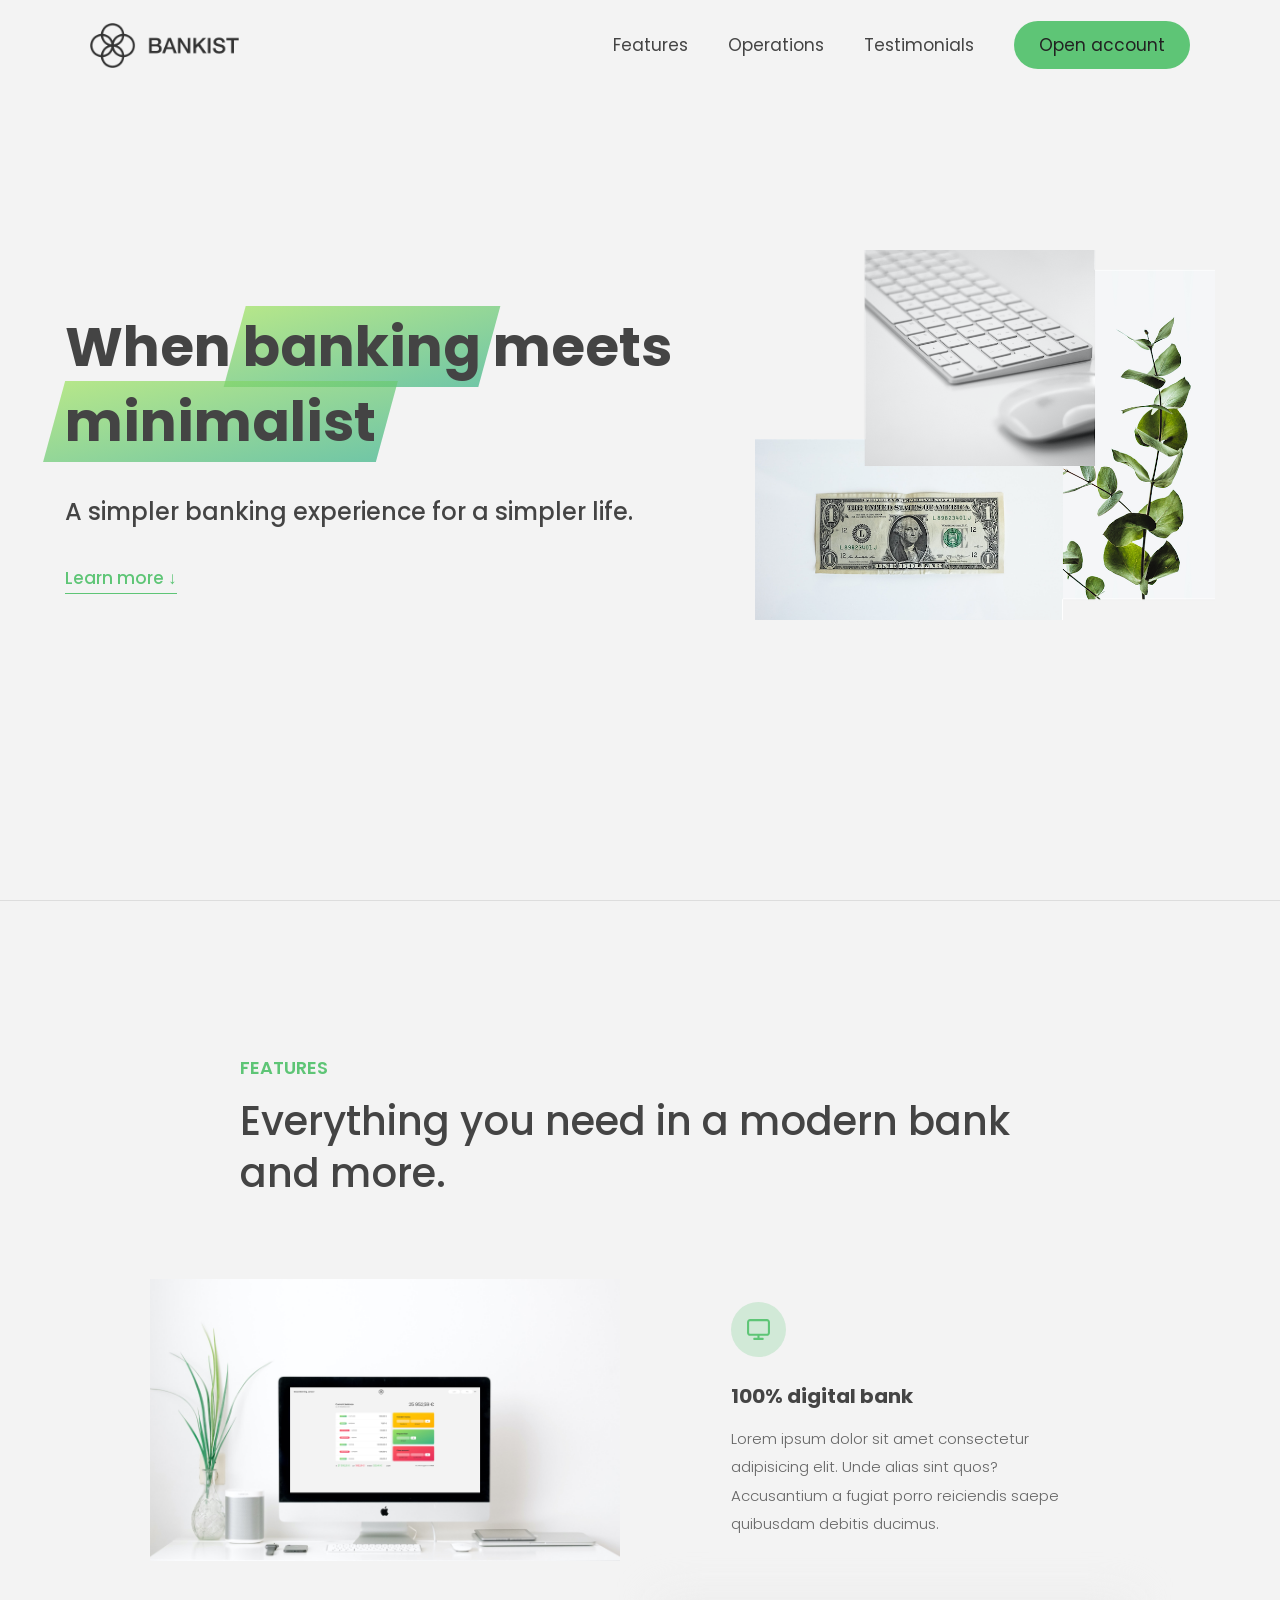
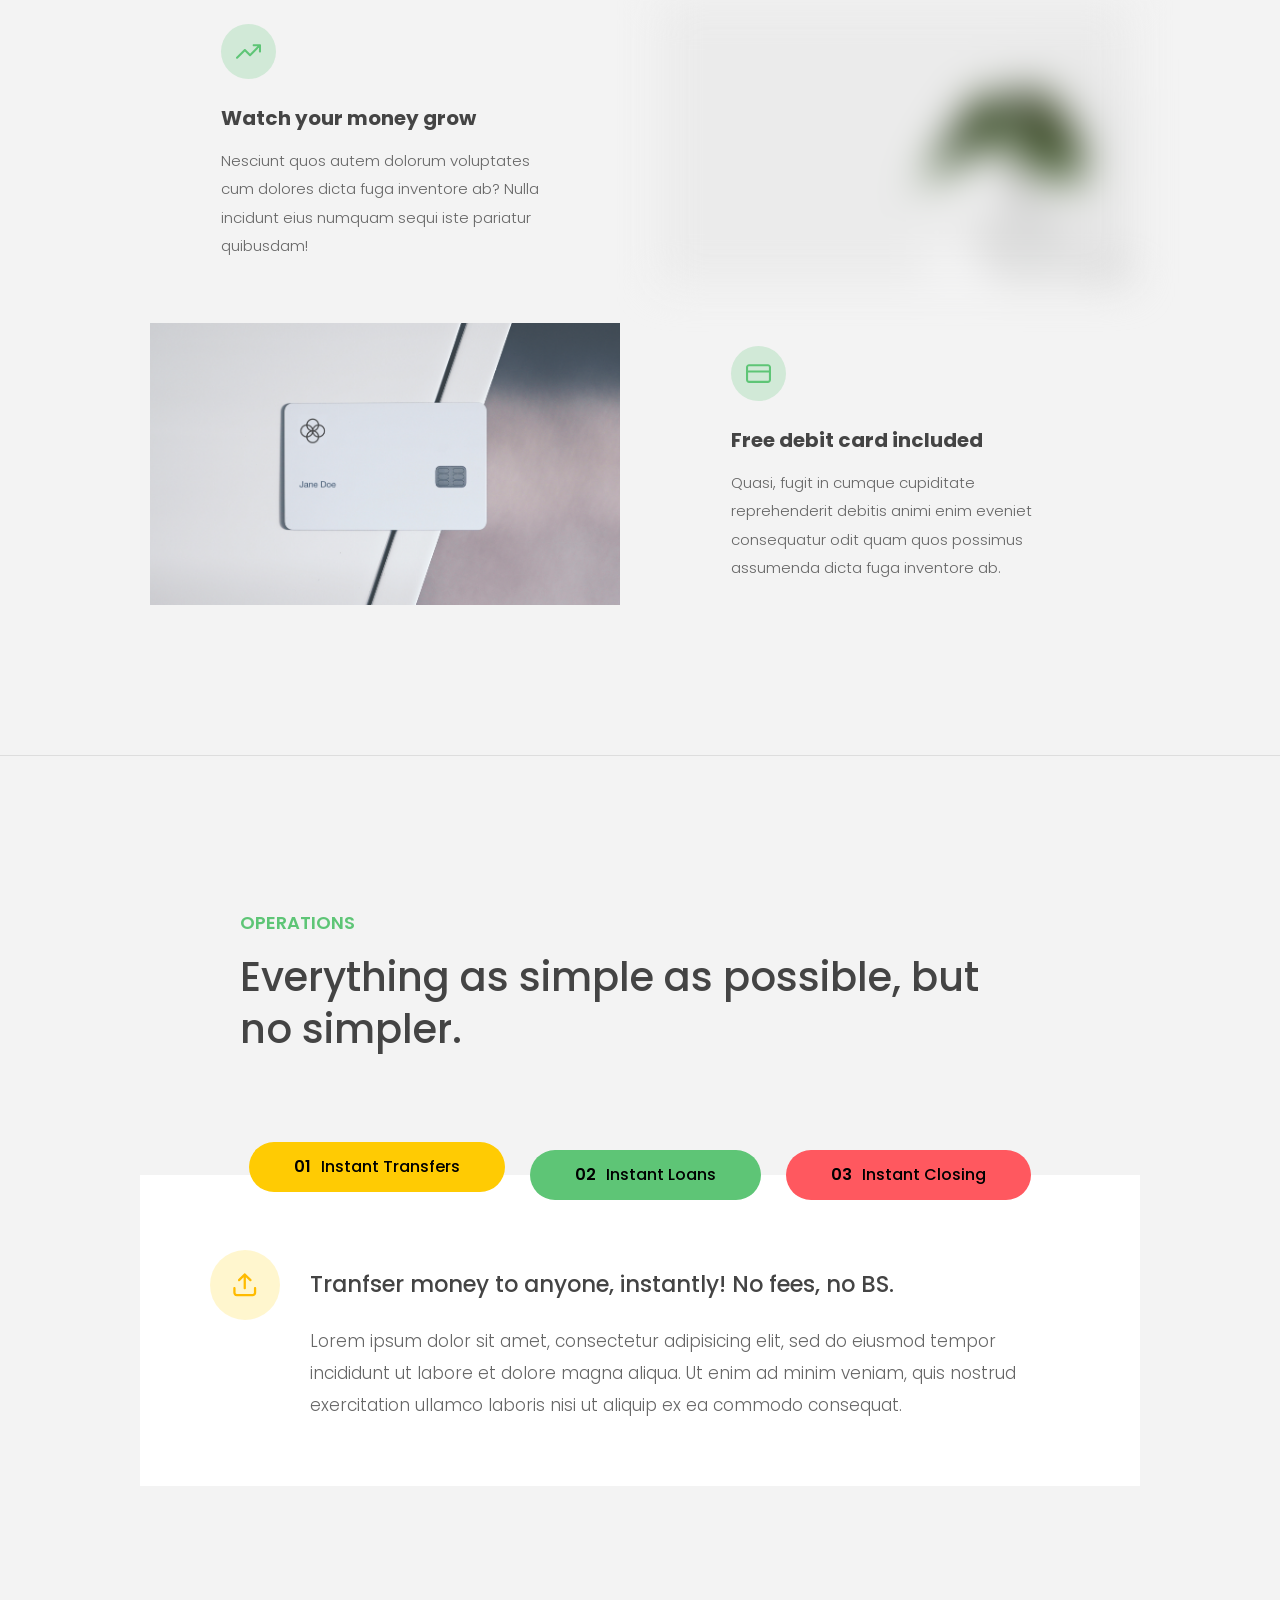
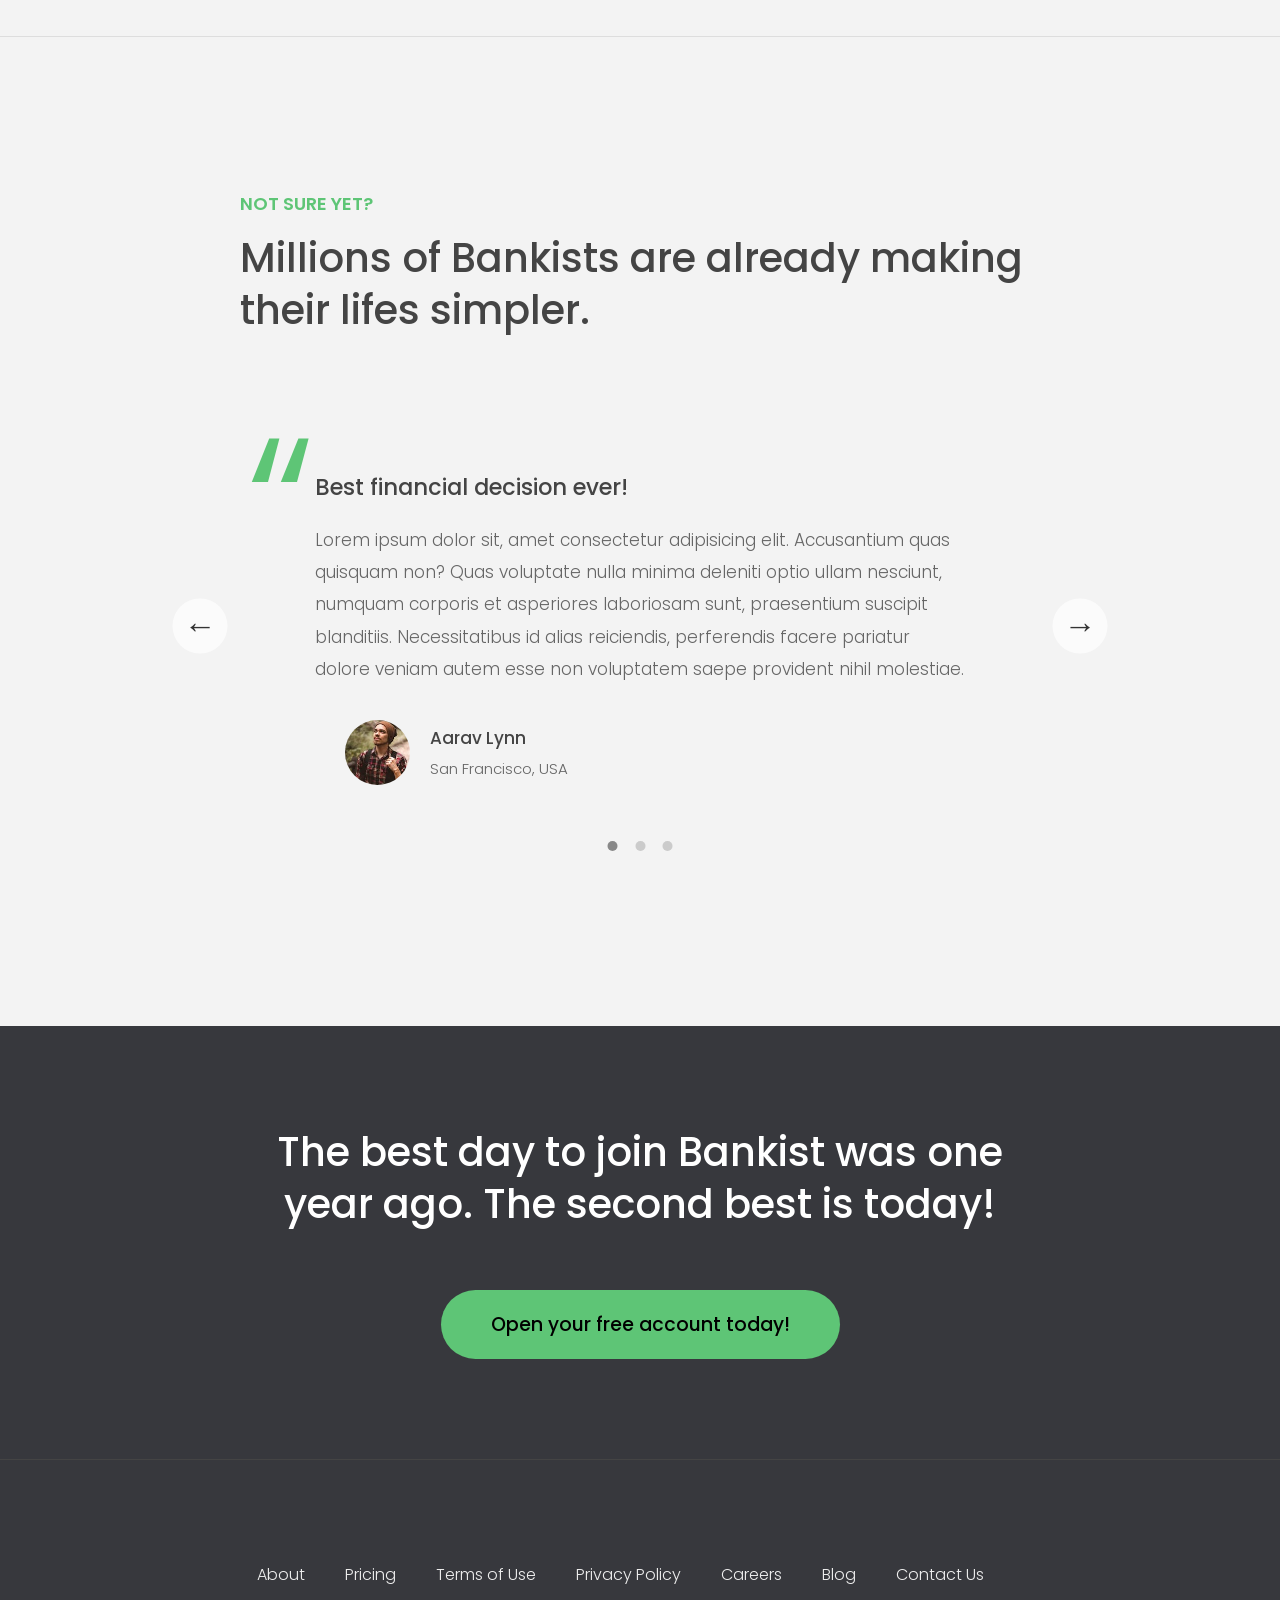
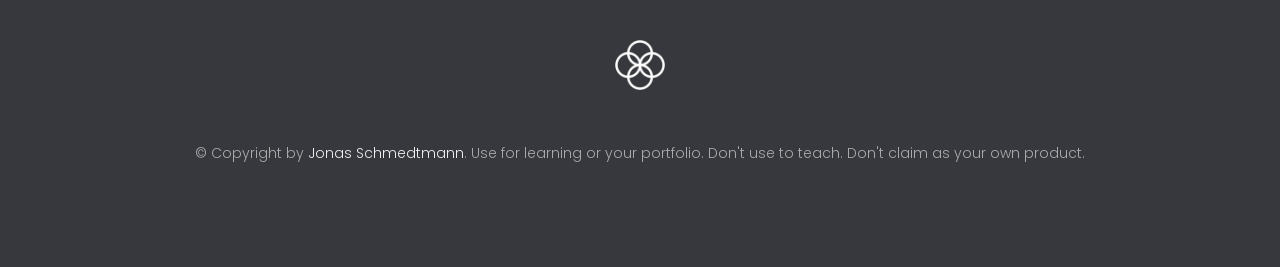
<file: 09-websites/01-bankist/index.html>
<!DOCTYPE html>
<html lang="en">
  <head>
    <meta charset="UTF-8" />
    <meta name="viewport" content="width=device-width, initial-scale=1.0" />
    <meta http-equiv="X-UA-Compatible" content="ie=edge" />
    <link rel="shortcut icon" type="image/png" href="img/icon.png" />

    <link
      href="https://fonts.googleapis.com/css?family=Poppins:300,400,500,600&display=swap"
      rel="stylesheet"
    />
    <link rel="stylesheet" href="style.css" />
    <title>Bankist | When Banking meets Minimalist</title>

    <script defer src="script.js"></script>
  </head>
  <body>
    <header class="header">
      <nav class="nav">
        <img
          src="img/logo.png"
          alt="Bankist logo"
          class="nav__logo"
          id="logo"
          designer="Jonas"
          data-version-number="3.0"
        />
        <ul class="nav__links">
          <li class="nav__item">
            <a class="nav__link" href="#section--1">Features</a>
          </li>
          <li class="nav__item">
            <a class="nav__link" href="#section--2">Operations</a>
          </li>
          <li class="nav__item">
            <a class="nav__link" href="#section--3">Testimonials</a>
          </li>
          <li class="nav__item">
            <a class="nav__link nav__link--btn btn--show-modal" href="#"
              >Open account</a
            >
          </li>
        </ul>
      </nav>

      <div class="header__title">
        <!-- <h1 onclick="alert('HTML alert')"> -->
        <h1>
          When
          <!-- Green highlight effect -->
          <span class="highlight">banking</span>
          meets<br />
          <span class="highlight">minimalist</span>
        </h1>
        <h4>A simpler banking experience for a simpler life.</h4>
        <button class="btn--text btn--scroll-to">Learn more &DownArrow;</button>
        <img
          src="img/hero.png"
          class="header__img"
          alt="Minimalist bank items"
        />
      </div>
    </header>

    <section class="section" id="section--1">
      <div class="section__title">
        <h2 class="section__description">Features</h2>
        <h3 class="section__header">
          Everything you need in a modern bank and more.
        </h3>
      </div>

      <div class="features">
        <img
          src="img/digital-lazy.jpg"
          data-src="img/digital.jpg"
          alt="Computer"
          class="features__img lazy-img"
        />
        <div class="features__feature">
          <div class="features__icon">
            <svg>
              <use xlink:href="img/icons.svg#icon-monitor"></use>
            </svg>
          </div>
          <h5 class="features__header">100% digital bank</h5>
          <p>
            Lorem ipsum dolor sit amet consectetur adipisicing elit. Unde alias
            sint quos? Accusantium a fugiat porro reiciendis saepe quibusdam
            debitis ducimus.
          </p>
        </div>

        <div class="features__feature">
          <div class="features__icon">
            <svg>
              <use xlink:href="img/icons.svg#icon-trending-up"></use>
            </svg>
          </div>
          <h5 class="features__header">Watch your money grow</h5>
          <p>
            Nesciunt quos autem dolorum voluptates cum dolores dicta fuga
            inventore ab? Nulla incidunt eius numquam sequi iste pariatur
            quibusdam!
          </p>
        </div>
        <img
          src="img/grow-lazy.jpg"
          data-src="img/grow.jpg"
          alt="Plant"
          class="features__img lazy-img"
        />

        <img
          src="img/card-lazy.jpg"
          data-src="img/card.jpg"
          alt="Credit card"
          class="features__img lazy-img"
        />
        <div class="features__feature">
          <div class="features__icon">
            <svg>
              <use xlink:href="img/icons.svg#icon-credit-card"></use>
            </svg>
          </div>
          <h5 class="features__header">Free debit card included</h5>
          <p>
            Quasi, fugit in cumque cupiditate reprehenderit debitis animi enim
            eveniet consequatur odit quam quos possimus assumenda dicta fuga
            inventore ab.
          </p>
        </div>
      </div>
    </section>

    <section class="section" id="section--2">
      <div class="section__title">
        <h2 class="section__description">Operations</h2>
        <h3 class="section__header">
          Everything as simple as possible, but no simpler.
        </h3>
      </div>

      <div class="operations">
        <div class="operations__tab-container">
          <button
            class="btn operations__tab operations__tab--1 operations__tab--active"
            data-tab="1"
          >
            <span>01</span>Instant Transfers
          </button>
          <button class="btn operations__tab operations__tab--2" data-tab="2">
            <span>02</span>Instant Loans
          </button>
          <button class="btn operations__tab operations__tab--3" data-tab="3">
            <span>03</span>Instant Closing
          </button>
        </div>
        <div
          class="operations__content operations__content--1 operations__content--active"
        >
          <div class="operations__icon operations__icon--1">
            <svg>
              <use xlink:href="img/icons.svg#icon-upload"></use>
            </svg>
          </div>
          <h5 class="operations__header">
            Tranfser money to anyone, instantly! No fees, no BS.
          </h5>
          <p>
            Lorem ipsum dolor sit amet, consectetur adipisicing elit, sed do
            eiusmod tempor incididunt ut labore et dolore magna aliqua. Ut enim
            ad minim veniam, quis nostrud exercitation ullamco laboris nisi ut
            aliquip ex ea commodo consequat.
          </p>
        </div>

        <div class="operations__content operations__content--2">
          <div class="operations__icon operations__icon--2">
            <svg>
              <use xlink:href="img/icons.svg#icon-home"></use>
            </svg>
          </div>
          <h5 class="operations__header">
            Buy a home or make your dreams come true, with instant loans.
          </h5>
          <p>
            Duis aute irure dolor in reprehenderit in voluptate velit esse
            cillum dolore eu fugiat nulla pariatur. Excepteur sint occaecat
            cupidatat non proident, sunt in culpa qui officia deserunt mollit
            anim id est laborum.
          </p>
        </div>
        <div class="operations__content operations__content--3">
          <div class="operations__icon operations__icon--3">
            <svg>
              <use xlink:href="img/icons.svg#icon-user-x"></use>
            </svg>
          </div>
          <h5 class="operations__header">
            No longer need your account? No problem! Close it instantly.
          </h5>
          <p>
            Excepteur sint occaecat cupidatat non proident, sunt in culpa qui
            officia deserunt mollit anim id est laborum. Ut enim ad minim
            veniam, quis nostrud exercitation ullamco laboris nisi ut aliquip ex
            ea commodo consequat.
          </p>
        </div>
      </div>
    </section>

    <section class="section" id="section--3">
      <div class="section__title section__title--testimonials">
        <h2 class="section__description">Not sure yet?</h2>
        <h3 class="section__header">
          Millions of Bankists are already making their lifes simpler.
        </h3>
      </div>

      <div class="slider">
        <div class="slide">
          <div class="testimonial">
            <h5 class="testimonial__header">Best financial decision ever!</h5>
            <blockquote class="testimonial__text">
              Lorem ipsum dolor sit, amet consectetur adipisicing elit.
              Accusantium quas quisquam non? Quas voluptate nulla minima
              deleniti optio ullam nesciunt, numquam corporis et asperiores
              laboriosam sunt, praesentium suscipit blanditiis. Necessitatibus
              id alias reiciendis, perferendis facere pariatur dolore veniam
              autem esse non voluptatem saepe provident nihil molestiae.
            </blockquote>
            <address class="testimonial__author">
              <img src="img/user-1.jpg" alt="" class="testimonial__photo" />
              <h6 class="testimonial__name">Aarav Lynn</h6>
              <p class="testimonial__location">San Francisco, USA</p>
            </address>
          </div>
        </div>

        <div class="slide">
          <div class="testimonial">
            <h5 class="testimonial__header">
              The last step to becoming a complete minimalist
            </h5>
            <blockquote class="testimonial__text">
              Quisquam itaque deserunt ullam, quia ea repellendus provident,
              ducimus neque ipsam modi voluptatibus doloremque, corrupti
              laborum. Incidunt numquam perferendis veritatis neque repellendus.
              Lorem, ipsum dolor sit amet consectetur adipisicing elit. Illo
              deserunt exercitationem deleniti.
            </blockquote>
            <address class="testimonial__author">
              <img src="img/user-2.jpg" alt="" class="testimonial__photo" />
              <h6 class="testimonial__name">Miyah Miles</h6>
              <p class="testimonial__location">London, UK</p>
            </address>
          </div>
        </div>

        <div class="slide">
          <div class="testimonial">
            <h5 class="testimonial__header">
              Finally free from old-school banks
            </h5>
            <blockquote class="testimonial__text">
              Debitis, nihil sit minus suscipit magni aperiam vel tenetur
              incidunt commodi architecto numquam omnis nulla autem,
              necessitatibus blanditiis modi similique quidem. Odio aliquam
              culpa dicta beatae quod maiores ipsa minus consequatur error sunt,
              deleniti saepe aliquid quos inventore sequi. Necessitatibus id
              alias reiciendis, perferendis facere.
            </blockquote>
            <address class="testimonial__author">
              <img src="img/user-3.jpg" alt="" class="testimonial__photo" />
              <h6 class="testimonial__name">Francisco Gomes</h6>
              <p class="testimonial__location">Lisbon, Portugal</p>
            </address>
          </div>
        </div>

        <button class="slider__btn slider__btn--left">&larr;</button>
        <button class="slider__btn slider__btn--right">&rarr;</button>
        <div class="dots"></div>
      </div>
    </section>

    <section class="section section--sign-up">
      <div class="section__title">
        <h3 class="section__header">
          The best day to join Bankist was one year ago. The second best is
          today!
        </h3>
      </div>
      <button class="btn btn--show-modal">Open your free account today!</button>
    </section>

    <footer class="footer">
      <ul class="footer__nav">
        <li class="footer__item">
          <a class="footer__link" href="#">About</a>
        </li>
        <li class="footer__item">
          <a class="footer__link" href="#">Pricing</a>
        </li>
        <li class="footer__item">
          <a class="footer__link" href="#">Terms of Use</a>
        </li>
        <li class="footer__item">
          <a class="footer__link" href="#">Privacy Policy</a>
        </li>
        <li class="footer__item">
          <a class="footer__link" href="#">Careers</a>
        </li>
        <li class="footer__item">
          <a class="footer__link" href="#">Blog</a>
        </li>
        <li class="footer__item">
          <a class="footer__link" href="#">Contact Us</a>
        </li>
      </ul>
      <img src="img/icon.png" alt="Logo" class="footer__logo" />
      <p class="footer__copyright">
        &copy; Copyright by
        <a
          class="footer__link twitter-link"
          target="_blank"
          href="https://twitter.com/jonasschmedtman"
          >Jonas Schmedtmann</a
        >. Use for learning or your portfolio. Don't use to teach. Don't claim
        as your own product.
      </p>
    </footer>

    <div class="modal hidden">
      <button class="btn--close-modal">&times;</button>
      <h2 class="modal__header">
        Open your bank account <br />
        in just <span class="highlight">5 minutes</span>
      </h2>
      <form class="modal__form">
        <label>First Name</label>
        <input type="text" />
        <label>Last Name</label>
        <input type="text" />
        <label>Email Address</label>
        <input type="email" />
        <button class="btn">Next step &rarr;</button>
      </form>
    </div>
    <div class="overlay hidden"></div>

    <!-- <script src="script.js"></script> -->
  </body>
</html>
</file>
<file: 09-websites/01-bankist/style.css>
/* The page is NOT responsive. You can implement responsiveness yourself if you wanna have some fun 😃 */

:root {
  --color-primary: #5ec576;
  --color-secondary: #ffcb03;
  --color-tertiary: #ff585f;
  --color-primary-darker: #4bbb7d;
  --color-secondary-darker: #ffbb00;
  --color-tertiary-darker: #fd424b;
  --color-primary-opacity: #5ec5763a;
  --color-secondary-opacity: #ffcd0331;
  --color-tertiary-opacity: #ff58602d;
  --gradient-primary: linear-gradient(to top left, #39b385, #9be15d);
  --gradient-secondary: linear-gradient(to top left, #ffb003, #ffcb03);
}

* {
  margin: 0;
  padding: 0;
  box-sizing: inherit;
}

html {
  font-size: 62.5%;
  box-sizing: border-box;
}

body {
  font-family: 'Poppins', sans-serif;
  font-weight: 300;
  color: #444;
  line-height: 1.9;
  background-color: #f3f3f3;
}

/* GENERAL ELEMENTS */
.section {
  padding: 15rem 3rem;
  border-top: 1px solid #ddd;

  transition: transform 1s, opacity 1s;
}

.section--hidden {
  opacity: 0;
  transform: translateY(8rem);
}

.section__title {
  max-width: 80rem;
  margin: 0 auto 8rem auto;
}

.section__description {
  font-size: 1.8rem;
  font-weight: 600;
  text-transform: uppercase;
  color: var(--color-primary);
  margin-bottom: 1rem;
}

.section__header {
  font-size: 4rem;
  line-height: 1.3;
  font-weight: 500;
}

.btn {
  display: inline-block;
  background-color: var(--color-primary);
  font-size: 1.6rem;
  font-family: inherit;
  font-weight: 500;
  border: none;
  padding: 1.25rem 4.5rem;
  border-radius: 10rem;
  cursor: pointer;
  transition: all 0.3s;
}

.btn:hover {
  background-color: var(--color-primary-darker);
}

.btn--text {
  display: inline-block;
  background: none;
  font-size: 1.7rem;
  font-family: inherit;
  font-weight: 500;
  color: var(--color-primary);
  border: none;
  border-bottom: 1px solid currentColor;
  padding-bottom: 2px;
  cursor: pointer;
  transition: all 0.3s;
}

p {
  color: #666;
}

/* This is BAD for accessibility! Don't do in the real world! */
button:focus {
  outline: none;
}

img {
  transition: filter 0.5s;
}

.lazy-img {
  filter: blur(20px);
}

/* NAVIGATION */
.nav {
  display: flex;
  justify-content: space-between;
  align-items: center;
  height: 9rem;
  width: 100%;
  padding: 0 6rem;
  z-index: 100;
}

/* nav and stickly class at the same time */
.nav.sticky {
  position: fixed;
  background-color: rgba(255, 255, 255, 0.95);
}

.nav__logo {
  height: 4.5rem;
  transition: all 0.3s;
}

.nav__links {
  display: flex;
  align-items: center;
  list-style: none;
}

.nav__item {
  margin-left: 4rem;
}

.nav__link:link,
.nav__link:visited {
  font-size: 1.7rem;
  font-weight: 400;
  color: inherit;
  text-decoration: none;
  display: block;
  transition: all 0.3s;
}

.nav__link--btn:link,
.nav__link--btn:visited {
  padding: 0.8rem 2.5rem;
  border-radius: 3rem;
  background-color: var(--color-primary);
  color: #222;
}

.nav__link--btn:hover,
.nav__link--btn:active {
  color: inherit;
  background-color: var(--color-primary-darker);
  color: #333;
}

/* HEADER */
.header {
  padding: 0 3rem;
  height: 100vh;
  display: flex;
  flex-direction: column;
  align-items: center;
}

.header__title {
  flex: 1;

  max-width: 115rem;
  display: grid;
  grid-template-columns: 3fr 2fr;
  row-gap: 3rem;
  align-content: center;
  justify-content: center;

  align-items: start;
  justify-items: start;
}

h1 {
  font-size: 5.5rem;
  line-height: 1.35;
}

h4 {
  font-size: 2.4rem;
  font-weight: 500;
}

.header__img {
  width: 100%;
  grid-column: 2 / 3;
  grid-row: 1 / span 4;
  transform: translateY(-6rem);
}

.highlight {
  position: relative;
}

.highlight::after {
  display: block;
  content: '';
  position: absolute;
  bottom: 0;
  left: 0;
  height: 100%;
  width: 100%;
  z-index: -1;
  opacity: 0.7;
  transform: scale(1.07, 1.05) skewX(-15deg);
  background-image: var(--gradient-primary);
}

/* FEATURES */
.features {
  display: grid;
  grid-template-columns: 1fr 1fr;
  gap: 4rem;
  margin: 0 12rem;
}

.features__img {
  width: 100%;
}

.features__feature {
  align-self: center;
  justify-self: center;
  width: 70%;
  font-size: 1.5rem;
}

.features__icon {
  display: flex;
  align-items: center;
  justify-content: center;
  background-color: var(--color-primary-opacity);
  height: 5.5rem;
  width: 5.5rem;
  border-radius: 50%;
  margin-bottom: 2rem;
}

.features__icon svg {
  height: 2.5rem;
  width: 2.5rem;
  fill: var(--color-primary);
}

.features__header {
  font-size: 2rem;
  margin-bottom: 1rem;
}

/* OPERATIONS */
.operations {
  max-width: 100rem;
  margin: 12rem auto 0 auto;

  background-color: #fff;
}

.operations__tab-container {
  display: flex;
  justify-content: center;
}

.operations__tab {
  margin-right: 2.5rem;
  transform: translateY(-50%);
}

.operations__tab span {
  margin-right: 1rem;
  font-weight: 600;
  display: inline-block;
}

.operations__tab--1 {
  background-color: var(--color-secondary);
}

.operations__tab--1:hover {
  background-color: var(--color-secondary-darker);
}

.operations__tab--3 {
  background-color: var(--color-tertiary);
  margin: 0;
}

.operations__tab--3:hover {
  background-color: var(--color-tertiary-darker);
}

.operations__tab--active {
  transform: translateY(-66%);
}

.operations__content {
  display: none;

  /* JUST PRESENTATIONAL */
  font-size: 1.7rem;
  padding: 2.5rem 7rem 6.5rem 7rem;
}

.operations__content--active {
  display: grid;
  grid-template-columns: 7rem 1fr;
  column-gap: 3rem;
  row-gap: 0.5rem;
}

.operations__header {
  font-size: 2.25rem;
  font-weight: 500;
  align-self: center;
}

.operations__icon {
  display: flex;
  align-items: center;
  justify-content: center;
  height: 7rem;
  width: 7rem;
  border-radius: 50%;
}

.operations__icon svg {
  height: 2.75rem;
  width: 2.75rem;
}

.operations__content p {
  grid-column: 2;
}

.operations__icon--1 {
  background-color: var(--color-secondary-opacity);
}
.operations__icon--2 {
  background-color: var(--color-primary-opacity);
}
.operations__icon--3 {
  background-color: var(--color-tertiary-opacity);
}
.operations__icon--1 svg {
  fill: var(--color-secondary-darker);
}
.operations__icon--2 svg {
  fill: var(--color-primary);
}
.operations__icon--3 svg {
  fill: var(--color-tertiary);
}

/* SLIDER */
.slider {
  max-width: 100rem;
  height: 50rem;
  margin: 0 auto;
  position: relative;

  /* IN THE END */
  overflow: hidden;
}

.slide {
  position: absolute;
  top: 0;
  width: 100%;
  height: 50rem;

  display: flex;
  align-items: center;
  justify-content: center;

  /* THIS creates the animation! */
  transition: transform 1s;
}

.slide > img {
  /* Only for images that have different size than slide */
  width: 100%;
  height: 100%;
  object-fit: cover;
}

.slider__btn {
  position: absolute;
  top: 50%;
  z-index: 10;

  border: none;
  background: rgba(255, 255, 255, 0.7);
  font-family: inherit;
  color: #333;
  border-radius: 50%;
  height: 5.5rem;
  width: 5.5rem;
  font-size: 3.25rem;
  cursor: pointer;
}

.slider__btn--left {
  left: 6%;
  transform: translate(-50%, -50%);
}

.slider__btn--right {
  right: 6%;
  transform: translate(50%, -50%);
}

.dots {
  position: absolute;
  bottom: 5%;
  left: 50%;
  transform: translateX(-50%);
  display: flex;
}

.dots__dot {
  border: none;
  background-color: #b9b9b9;
  opacity: 0.7;
  height: 1rem;
  width: 1rem;
  border-radius: 50%;
  margin-right: 1.75rem;
  cursor: pointer;
  transition: all 0.5s;

  /* Only necessary when overlying images */
  /* box-shadow: 0 0.6rem 1.5rem rgba(0, 0, 0, 0.7); */
}

.dots__dot:last-child {
  margin: 0;
}

.dots__dot--active {
  /* background-color: #fff; */
  background-color: #888;
  opacity: 1;
}

/* TESTIMONIALS */
.testimonial {
  width: 65%;
  position: relative;
}

.testimonial::before {
  content: '\201C';
  position: absolute;
  top: -5.7rem;
  left: -6.8rem;
  line-height: 1;
  font-size: 20rem;
  font-family: inherit;
  color: var(--color-primary);
  z-index: -1;
}

.testimonial__header {
  font-size: 2.25rem;
  font-weight: 500;
  margin-bottom: 1.5rem;
}

.testimonial__text {
  font-size: 1.7rem;
  margin-bottom: 3.5rem;
  color: #666;
}

.testimonial__author {
  margin-left: 3rem;
  font-style: normal;

  display: grid;
  grid-template-columns: 6.5rem 1fr;
  column-gap: 2rem;
}

.testimonial__photo {
  grid-row: 1 / span 2;
  width: 6.5rem;
  border-radius: 50%;
}

.testimonial__name {
  font-size: 1.7rem;
  font-weight: 500;
  align-self: end;
  margin: 0;
}

.testimonial__location {
  font-size: 1.5rem;
}

.section__title--testimonials {
  margin-bottom: 4rem;
}

/* SIGNUP */
.section--sign-up {
  background-color: #37383d;
  border-top: none;
  border-bottom: 1px solid #444;
  text-align: center;
  padding: 10rem 3rem;
}

.section--sign-up .section__header {
  color: #fff;
  text-align: center;
}

.section--sign-up .section__title {
  margin-bottom: 6rem;
}

.section--sign-up .btn {
  font-size: 1.9rem;
  padding: 2rem 5rem;
}

/* FOOTER */
.footer {
  padding: 10rem 3rem;
  background-color: #37383d;
}

.footer__nav {
  list-style: none;
  display: flex;
  justify-content: center;
  margin-bottom: 5rem;
}

.footer__item {
  margin-right: 4rem;
}

.footer__link {
  font-size: 1.6rem;
  color: #eee;
  text-decoration: none;
}

.footer__logo {
  height: 5rem;
  display: block;
  margin: 0 auto;
  margin-bottom: 5rem;
}

.footer__copyright {
  font-size: 1.4rem;
  color: #aaa;
  text-align: center;
}

.footer__copyright .footer__link {
  font-size: 1.4rem;
}

/* MODAL WINDOW */
.modal {
  position: fixed;
  top: 50%;
  left: 50%;
  transform: translate(-50%, -50%);
  max-width: 60rem;
  background-color: #f3f3f3;
  padding: 5rem 6rem;
  box-shadow: 0 4rem 6rem rgba(0, 0, 0, 0.3);
  z-index: 1000;
  transition: all 0.5s;
}

.overlay {
  position: fixed;
  top: 0;
  left: 0;
  width: 100%;
  height: 100%;
  background-color: rgba(0, 0, 0, 0.5);
  backdrop-filter: blur(4px);
  z-index: 100;
  transition: all 0.5s;
}

.modal__header {
  font-size: 3.25rem;
  margin-bottom: 4.5rem;
  line-height: 1.5;
}

.modal__form {
  margin: 0 3rem;
  display: grid;
  grid-template-columns: 1fr 2fr;
  align-items: center;
  gap: 2.5rem;
}

.modal__form label {
  font-size: 1.7rem;
  font-weight: 500;
}

.modal__form input {
  font-size: 1.7rem;
  padding: 1rem 1.5rem;
  border: 1px solid #ddd;
  border-radius: 0.5rem;
}

.modal__form button {
  grid-column: 1 / span 2;
  justify-self: center;
  margin-top: 1rem;
}

.btn--close-modal {
  font-family: inherit;
  color: inherit;
  position: absolute;
  top: 0.5rem;
  right: 2rem;
  font-size: 4rem;
  cursor: pointer;
  border: none;
  background: none;
}

.hidden {
  visibility: hidden;
  opacity: 0;
}

/* COOKIE MESSAGE */
.cookie-message {
  display: flex;
  align-items: center;
  justify-content: space-evenly;
  width: 100%;
  background-color: white;
  color: #bbb;
  font-size: 1.5rem;
  font-weight: 400;
}
</file>
